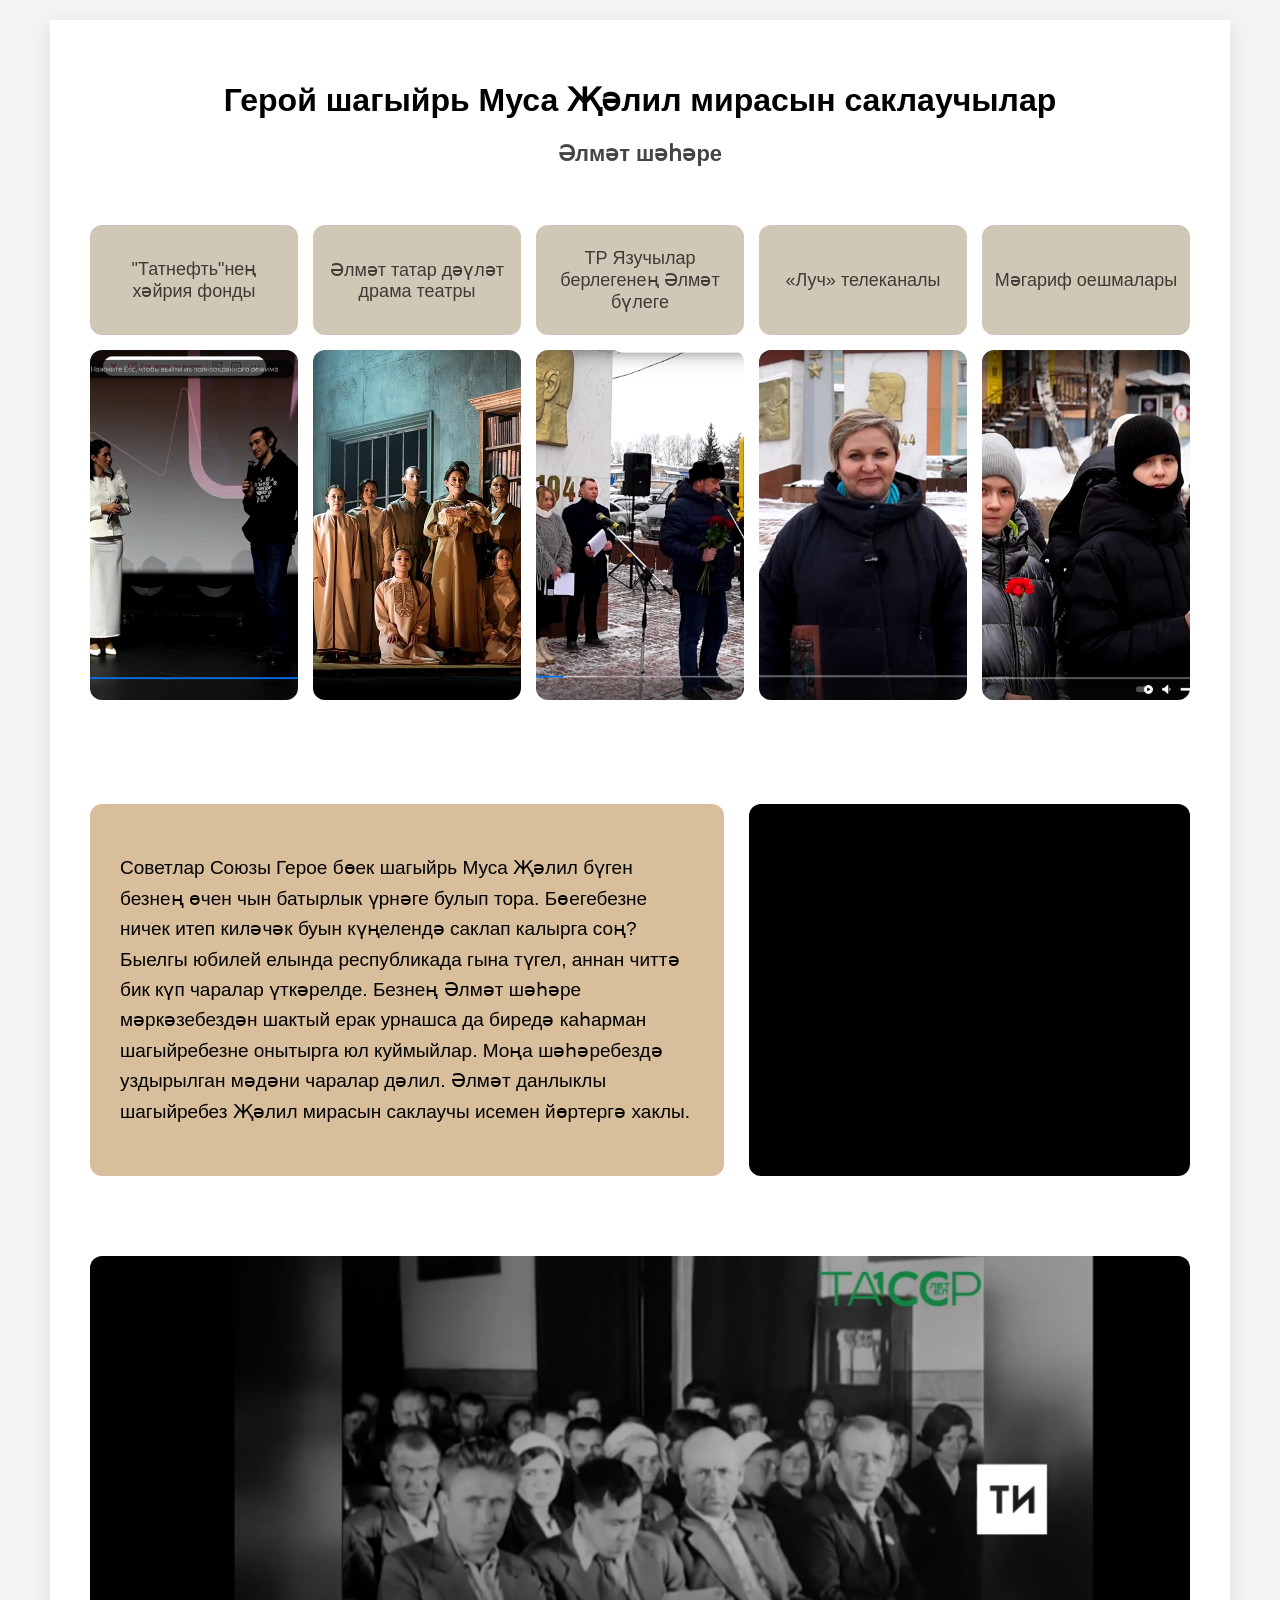
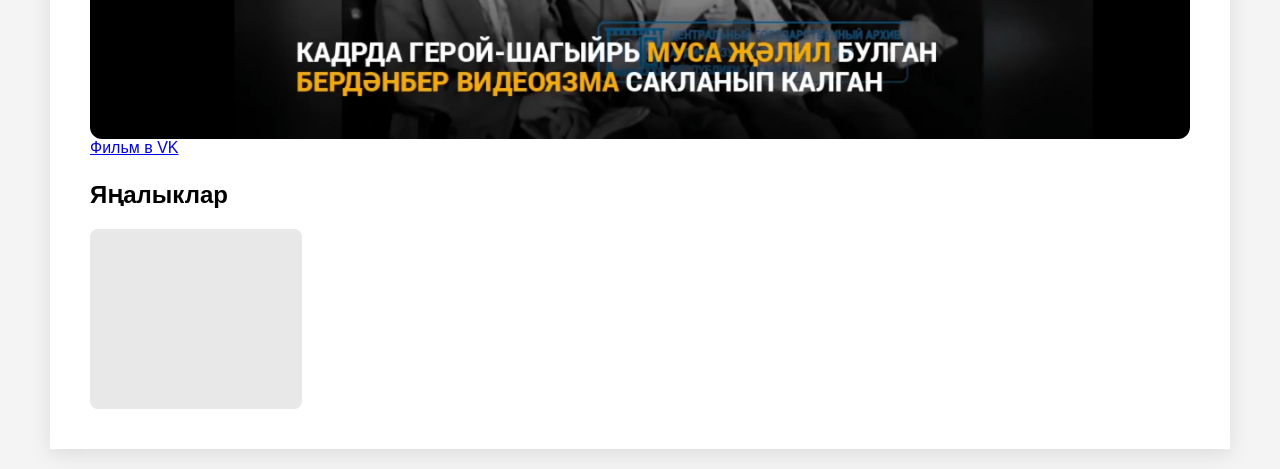
<file: Новая папка (2)/index.html>
<!DOCTYPE html>
<html lang="tt">
<head>
    <meta charset="UTF-8">
    <meta name="viewport" content="width=device-width, initial-scale=1.0">
    <title>Муса Җәлил мирасын саклаучылар</title>
    <link rel="stylesheet" href="style/style.css">
</head>
<body>
    <div class="main-container">
        
        <header class="titulnik">
            <h1>Герой шагыйрь Муса Җәлил мирасын саклаучылар</h1>
            <p class="city">Әлмәт шәһәре</p>
        </header>

        <section class="partners-grid">
            <div class="partner-card">
                <a href="index2.html" class="card-link">
                    <p>"Татнефть"нең хәйрия фонды</p>
                    <img src="foto/1.png" alt="1" class="partner-img">
                </a>
            </div>
            <div class="partner-card">
                <a href="index3.html" class="card-link">
                    <p>Әлмәт татар дәүләт драма театры</p>
                    <img src="foto/2.jpg" alt="2" class="partner-img">
                </a>
            </div>
            <div class="partner-card">
                <a href="index4.html" class="card-link">
                    <p>ТР Язучылар берлегенең Әлмәт бүлеге</p>
                    <img src="foto/3.png" alt="3" class="partner-img">
                </a>
            </div>
            <div class="partner-card">
                <a href="index5.html" class="card-link">
                    <p>«Луч» телеканалы</p>
                    <img src="foto/4.png" alt="4" class="partner-img">
                </a>
            </div>
            <div class="partner-card">
                <p>Мәгариф оешмалары</p>
                <img src="foto/5.png" alt="5" class="partner-img">
            </div>
        </section>

        <section class="musa-info">
            <div class="text-content-box">
                <p>Советлар Союзы Герое бөек шагыйрь Муса Җәлил бүген безнең өчен чын батырлык үрнәге булып тора. Бөегебезне ничек итеп киләчәк буын күңелендә саклап калырга соң? Быелгы юбилей елында республикада гына түгел, аннан читтә бик күп чаралар үткәрелде. Безнең Әлмәт шәһәре мәркәзебездән шактый ерак урнашса да биредә каһарман шагыйребезне онытырга юл куймыйлар. Моңа шәһәребездә уздырылган мәдәни чаралар дәлил. Әлмәт данлыклы шагыйребез Җәлил мирасын саклаучы исемен йөртергә хаклы.</p>
            </div>
            <div class="musa-media">
                <video src="foto/video.mp4" autoplay muted loop playsinline width="100%"></video>
            </div>
        </section>

        <section class="bottom-photos-section">
            <div class="photo-pair-grid">
                <img class="ffoto" src="foto/22.jpg" alt="Фото 19" class="equal-img">
            </div>
            <div class="download-link">
                <a href="https://vk.com/wall-30044977_512065" target="_blank">Фильм в VK</a>
            </div>
        </section>

        <footer class="news-section">
            <h3>Яңалыклар</h3>
            <div class="news-grid">
                <a href="index6.html" class="news-item-link"><div class="news-item"></div></a>
            </div>
        </footer>

    </div>
</body>
</html>
</file>
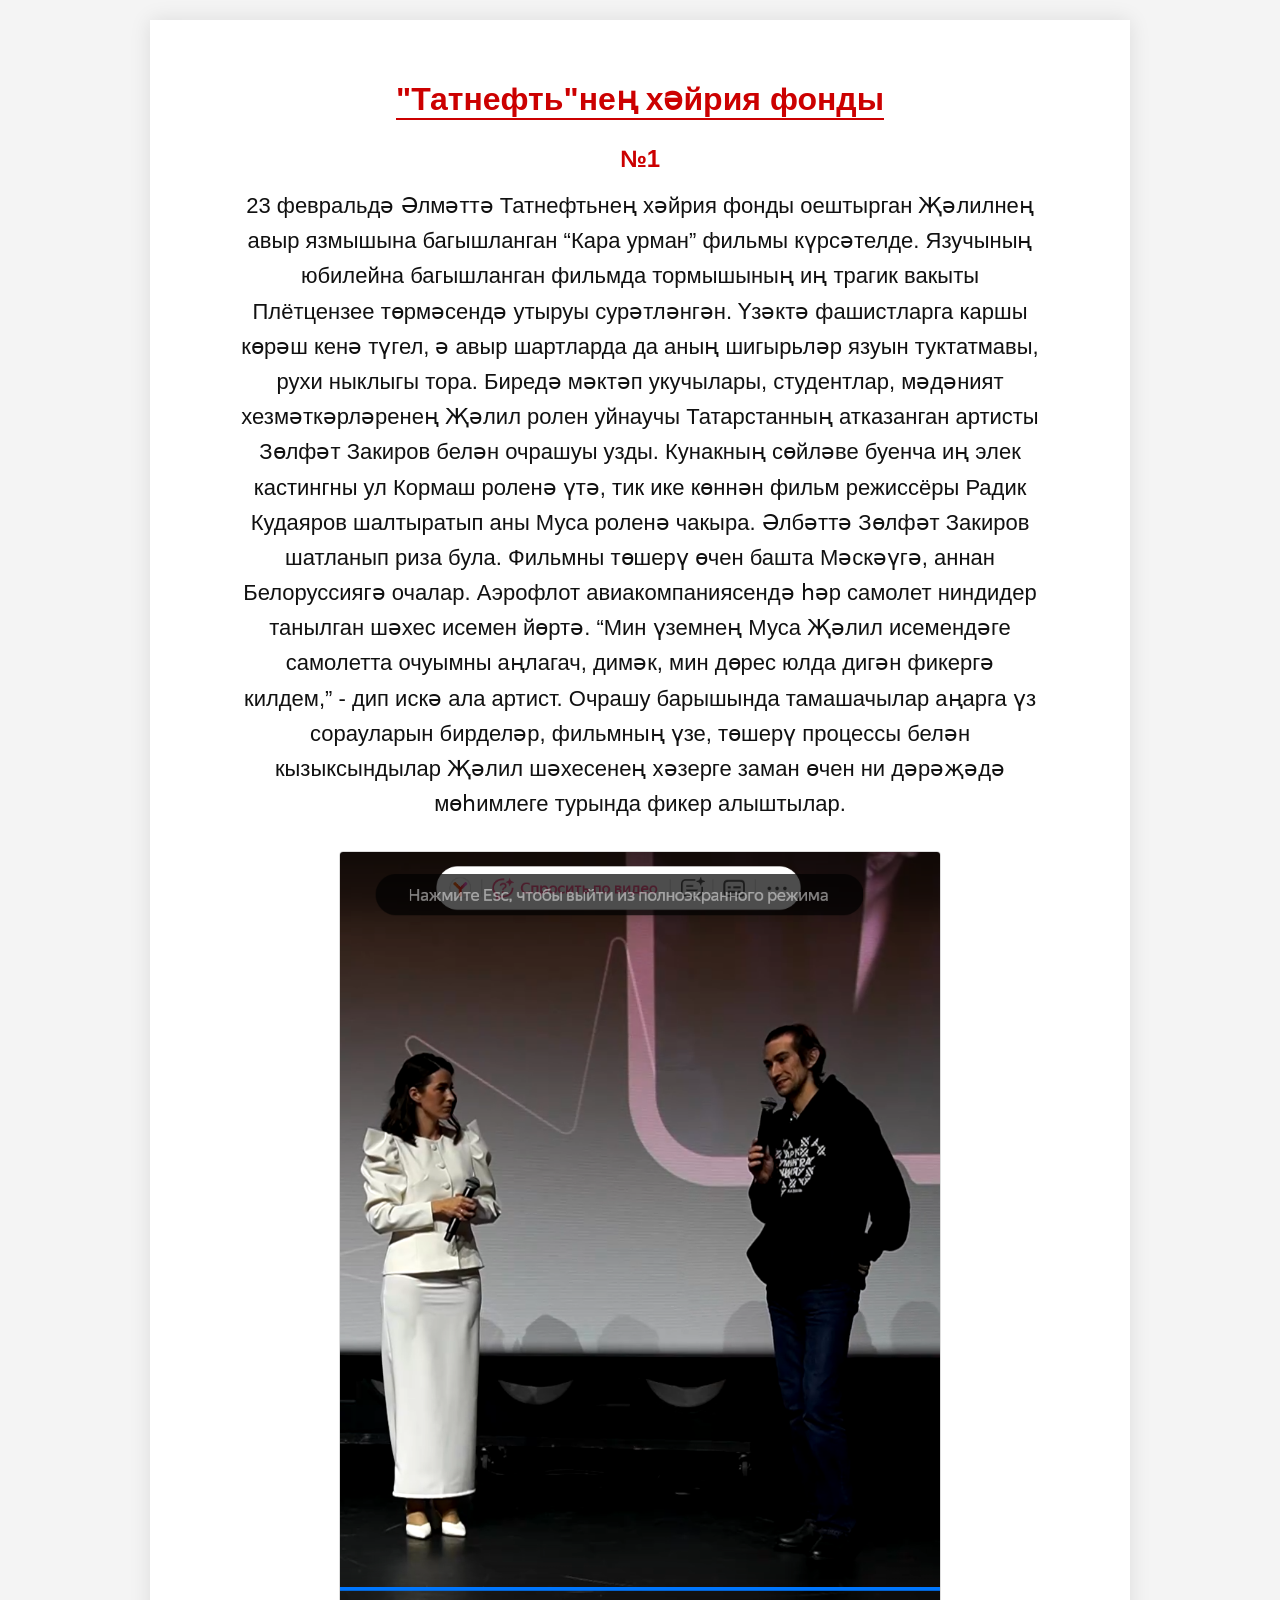
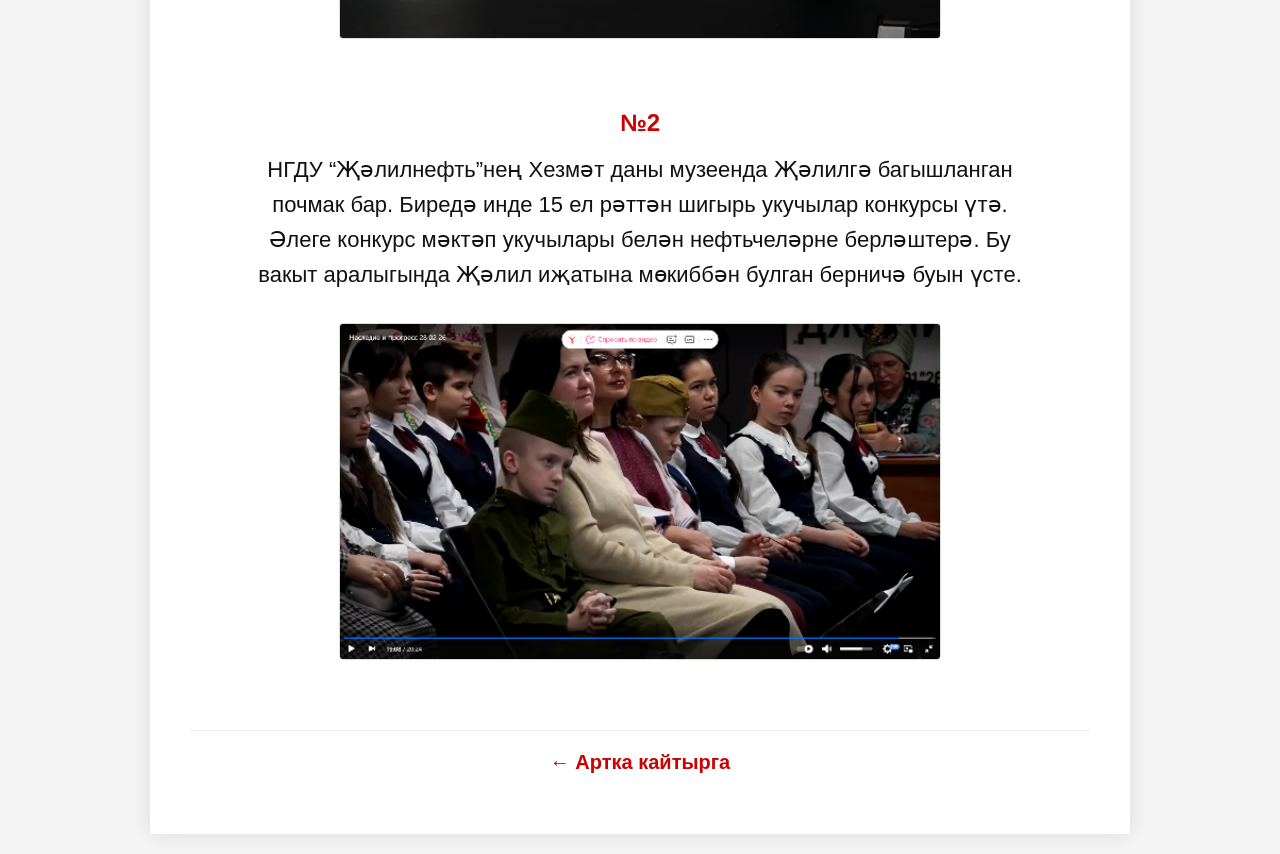
<file: Новая папка (2)/index2.html>
<!DOCTYPE html>
<html lang="tt">
<head>
    <meta charset="UTF-8">
    <meta name="viewport" content="width=device-width, initial-scale=1.0">
    <title>Татнефтьнең хәйрия фонды - index2</title>
    <link rel="stylesheet" href="style/style2.css">
</head>
<body>
    <div class="main-container">

        
        <article class="article-block">
            <h1 class="red-main-title">"Татнефть"нең хәйрия фонды</h1>
            <p class="red-number">№1</p>
            
            <div class="content-text">
                <p>
                    23 февральдә Әлмәттә Татнефтьнең хәйрия фонды оештырган Җәлилнең авыр язмышына багышланган “Кара урман” фильмы күрсәтелде. 
                    Язучының юбилейна багышланган фильмда тормышының иң трагик вакыты Плётцензее төрмәсендә утыруы сурәтләнгән. 
                    Үзәктә фашистларга каршы көрәш кенә түгел, ә авыр шартларда да аның шигырьләр язуын туктатмавы, рухи ныклыгы тора. 
                    Биредә мәктәп укучылары, студентлар, мәдәният хезмәткәрләренең Җәлил ролен уйнаучы Татарстанның атказанган артисты 
                    Зөлфәт Закиров белән очрашуы узды. Кунакның сөйләве буенча иң элек кастингны ул Кормаш роленә үтә, тик ике көннән 
                    фильм режиссёры Радик Кудаяров шалтыратып аны Муса роленә чакыра. Әлбәттә Зөлфәт Закиров шатланып риза була. 
                    Фильмны төшерү өчен башта Мәскәүгә, аннан Белоруссиягә очалар. Аэрофлот авиакомпаниясендә һәр самолет ниндидер 
                    танылган шәхес исемен йөртә. “Мин үземнең Муса Җәлил исемендәге самолетта очуымны аңлагач, димәк, мин дөрес юлда 
                    дигән фикергә килдем,” - дип искә ала артист. Очрашу барышында тамашачылар аңарга үз сорауларын бирделәр, 
                    фильмның үзе, төшерү процессы белән кызыксындылар Җәлил шәхесенең хәзерге заман өчен ни дәрәҗәдә мөһимлеге турында фикер алыштылар.
                </p>
            </div>

            <div class="image-wrapper">
                <img src="foto/1.png" alt="Картинка 1">
            </div>
        </article>

        
        <article class="article-block">
            <p class="red-number">№2</p>
            <div class="content-text">
                <p>
                    НГДУ “Җәлилнефть”нең Хезмәт даны музеенда Җәлилгә багышланган почмак бар. Биредә инде 15 ел рәттән шигырь укучылар конкурсы үтә. 
                    Әлеге конкурс мәктәп укучылары белән нефтьчеләрне берләштерә. Бу вакыт аралыгында Җәлил иҗатына мөкиббән булган берничә буын үсте.
                </p>
            </div>

            <div class="image-wrapper">
                <img src="foto/11.png" alt="Картинка 11">
            </div>
        </article>

        <footer class="navigation">
            <a href="index.html">← Артка кайтырга</a>
        </footer>

    </div>
</body>
</html>
</file>
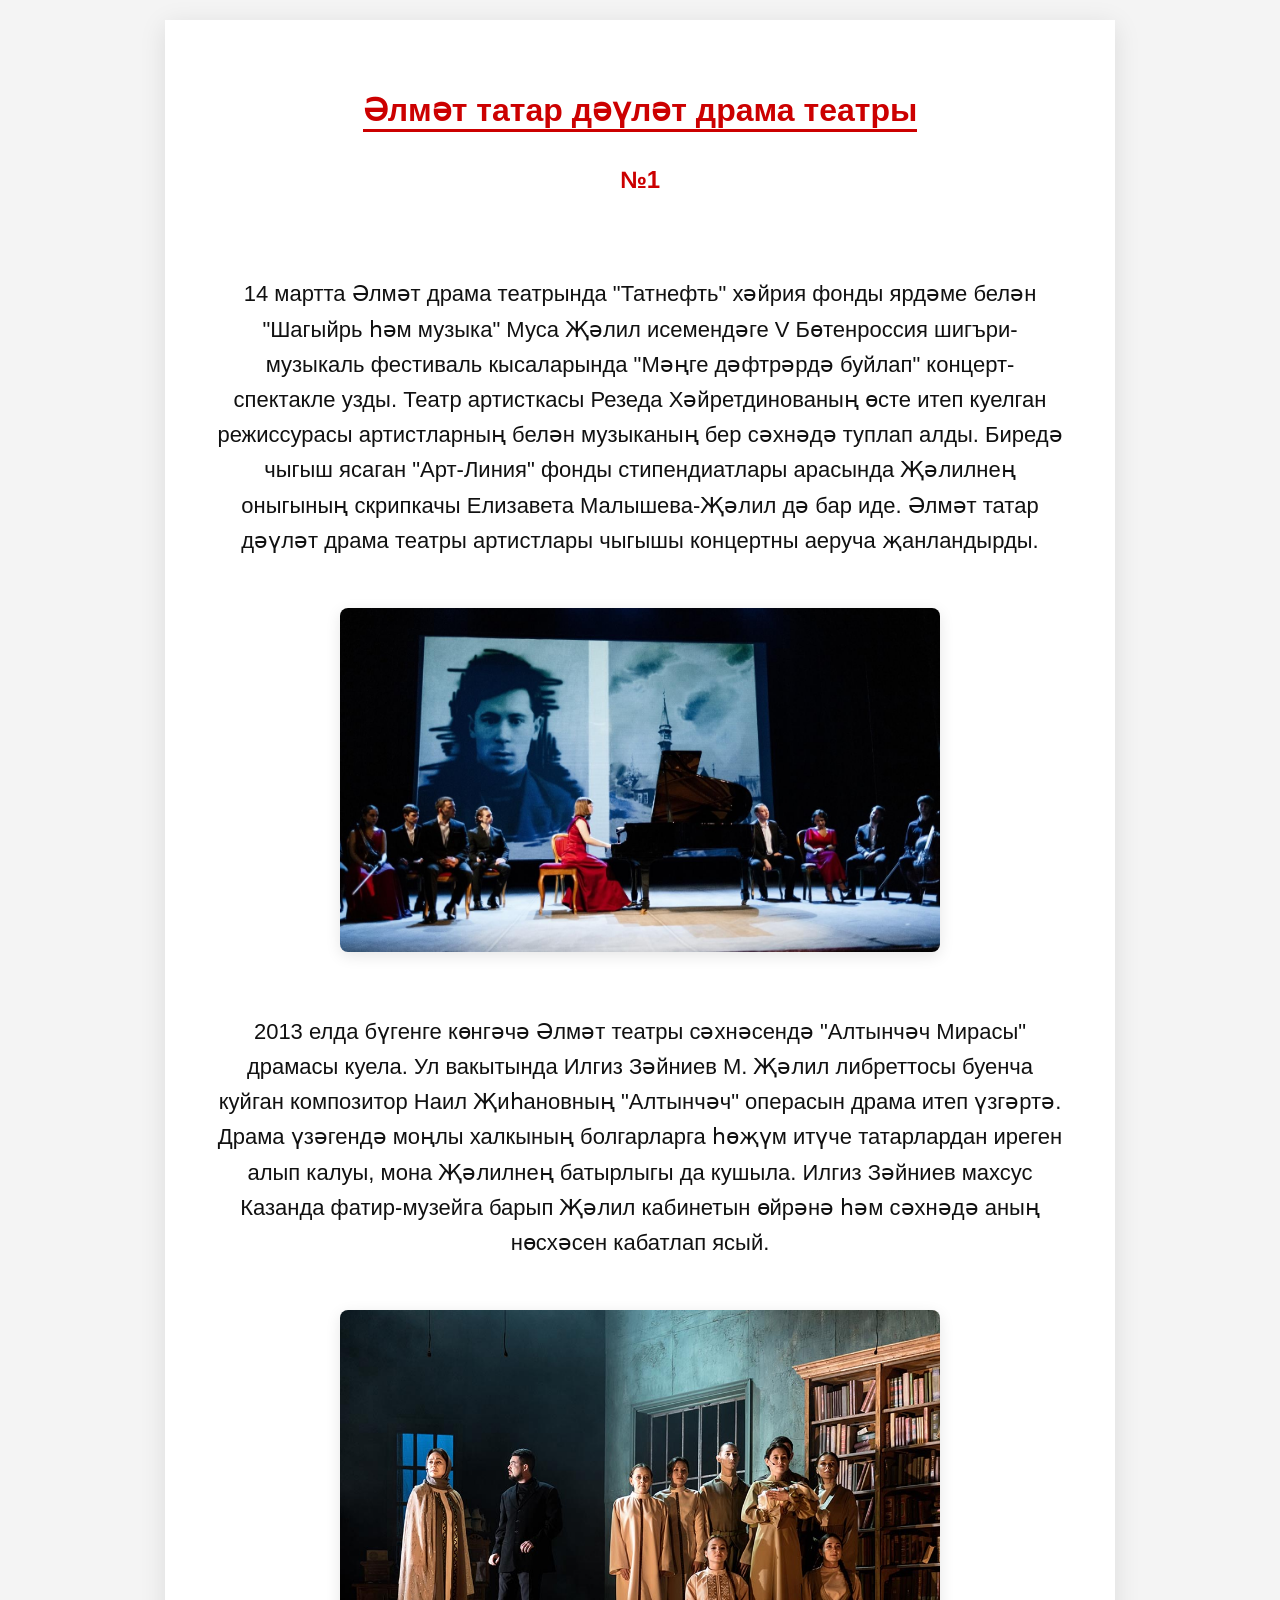
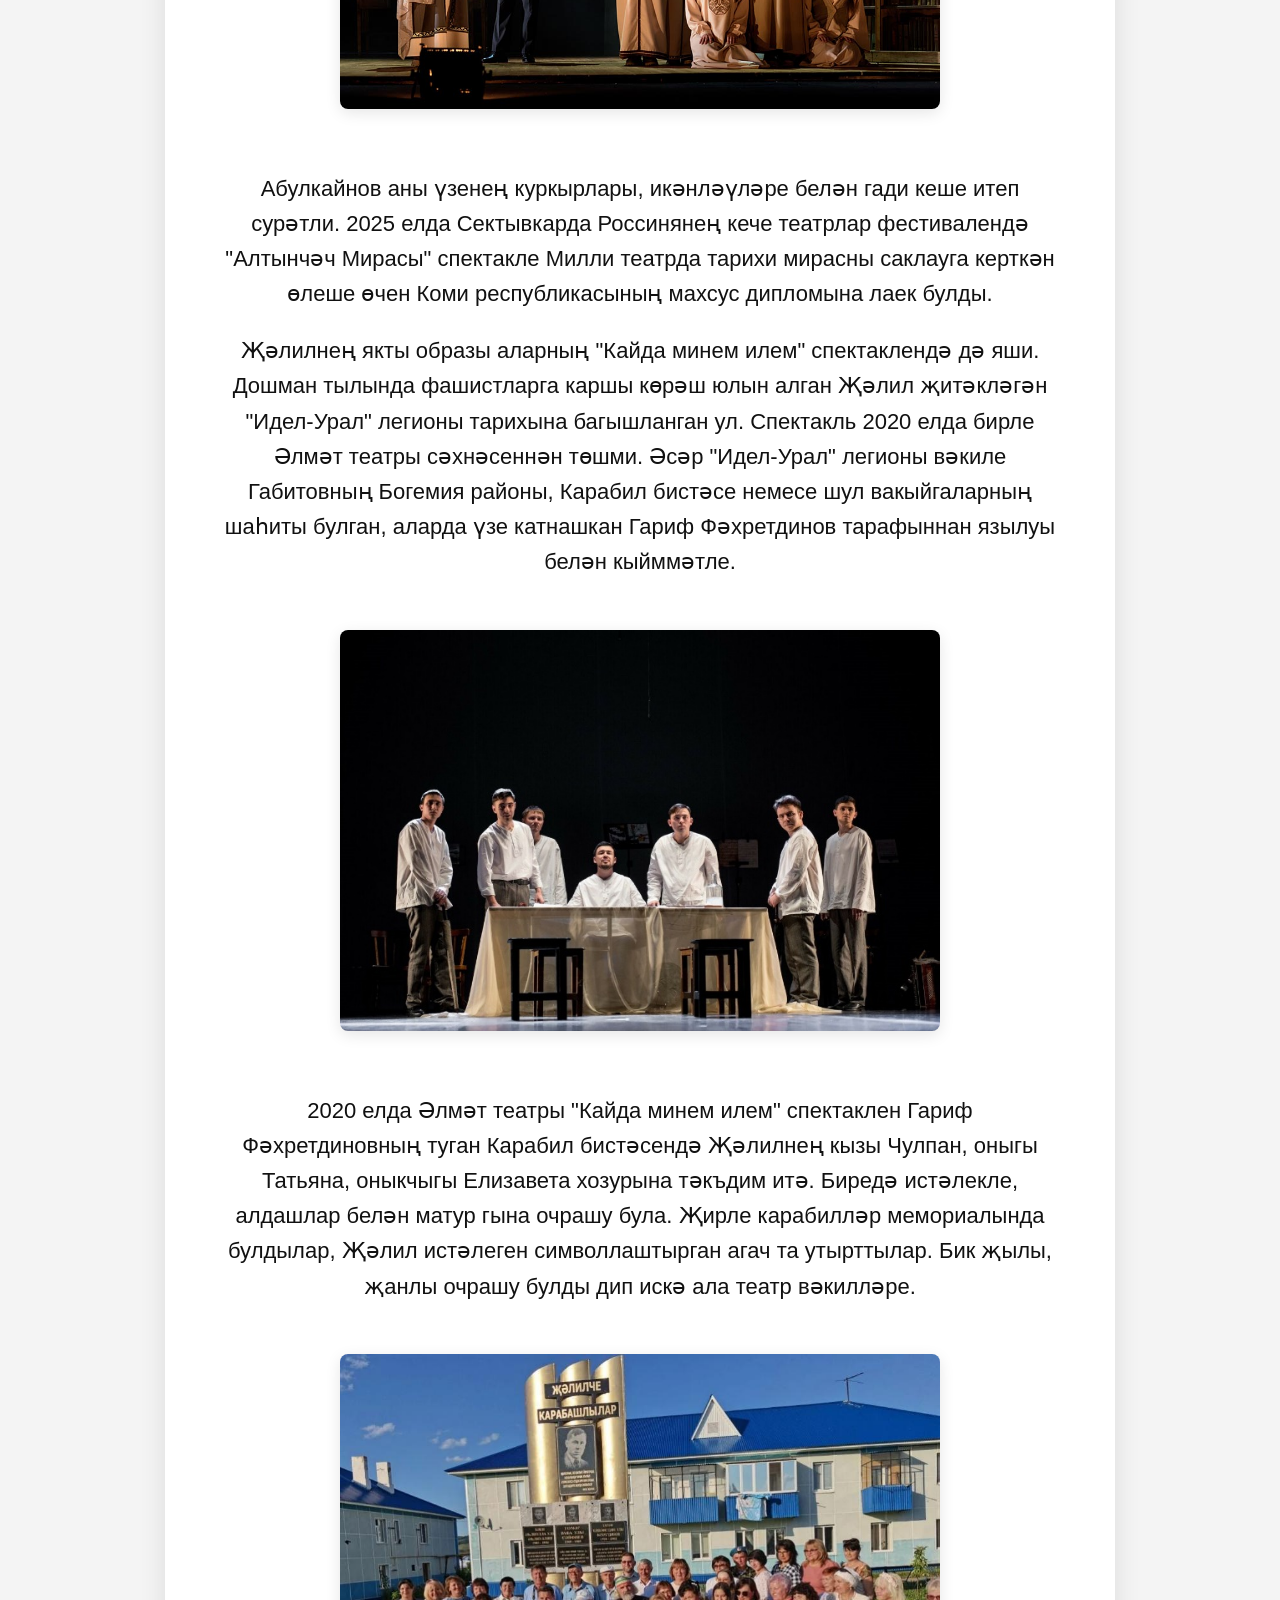
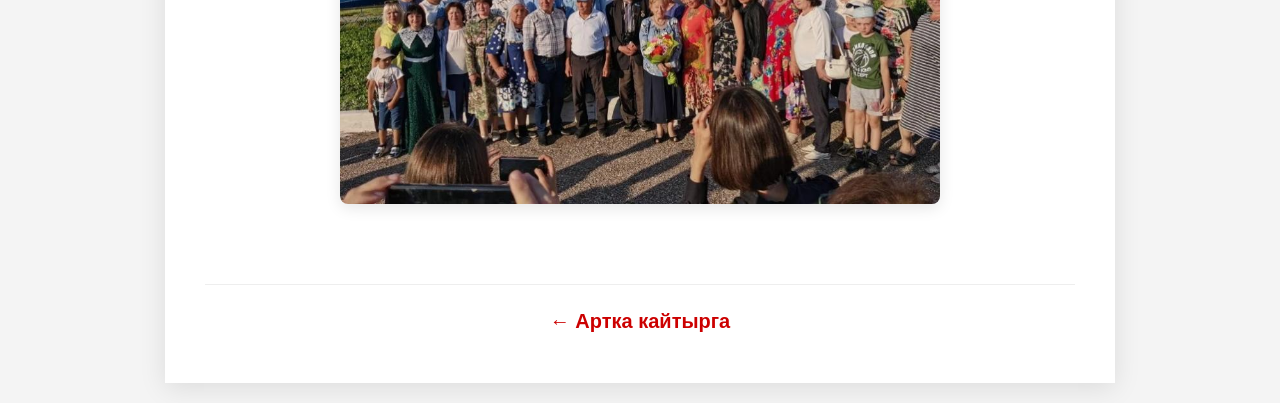
<file: Новая папка (2)/index3.html>
<!DOCTYPE html>
<html lang="tt">
<head>
    <meta charset="UTF-8">
    <meta name="viewport" content="width=device-width, initial-scale=1.0">
    <title>Әлмәт татар дәүләт драма театры - index3</title>
    <link rel="stylesheet" href="style/style3.css">
</head>
<body>
    <div class="main-container">

        <header class="article-header">
            <h1 class="red-title">Әлмәт татар дәүләт драма театры</h1>
            <p class="article-num">№1</p>
        </header>

        
        <article class="article-body">
            <p>
                14 мартта Әлмәт драма театрында "Татнефть" хәйрия фонды ярдәме белән "Шагыйрь һәм музыка" Муса Җәлил 
                исемендәге V Бөтенроссия шигъри-музыкаль фестиваль кысаларында "Мәңге дәфтрәрдә буйлап" концерт-спектакле узды. 
                Театр артисткасы Резеда Хәйретдинованың өсте итеп куелган режиссурасы артистларның белән музыканың бер сәхнәдә 
                туплап алды. Биредә чыгыш ясаган "Арт-Линия" фонды стипендиатлары арасында Җәлилнең оныгының скрипкачы 
                Елизавета Малышева-Җәлил дә бар иде. Әлмәт татар дәүләт драма театры артистлары чыгышы концертны аеруча җанландырды.
            </p>
        </article>

        <div class="img-wrapper">
            <img src="foto/18.png" alt="18">
        </div>

        
        <article class="article-body">
            <p>
                2013 елда бүгенге көнгәчә Әлмәт театры сәхнәсендә "Алтынчәч Мирасы" драмасы куела. Ул вакытында Илгиз Зәйниев М. Җәлил 
                либреттосы буенча куйган композитор Наил Җиһановның "Алтынчәч" операсын драма итеп үзгәртә. Драма үзәгендә 
                моңлы халкының болгарларга һөҗүм итүче татарлардан иреген алып калуы, мона Җәлилнең батырлыгы да кушыла. 
                Илгиз Зәйниев махсус Казанда фатир-музейга барып Җәлил кабинетын өйрәнә һәм сәхнәдә аның нөсхәсен кабатлап ясый.
            </p>
        </article>

        <div class="img-wrapper">
            <img src="foto/19.png" alt="19">
        </div>

        
        <article class="article-body">
            <p>
                Абулкайнов аны үзенең куркырлары, икәнләүләре белән гади кеше итеп сурәтли. 2025 елда Сектывкарда Россинянең 
                кече театрлар фестивалендә "Алтынчәч Мирасы" спектакле Милли театрда тарихи мирасны саклауга керткән өлеше 
                өчен Коми республикасының махсус дипломына лаек булды.
            </p>
            <p>
                Җәлилнең якты образы аларның "Кайда минем илем" спектаклендә дә яши. Дошман тылында фашистларга каршы 
                көрәш юлын алган Җәлил җитәкләгән "Идел-Урал" легионы тарихына багышланган ул. Спектакль 2020 елда 
                бирле Әлмәт театры сәхнәсеннән төшми. Әсәр "Идел-Урал" легионы вәкиле Габитовның Богемия районы, 
                Карабил бистәсе немесе шул вакыйгаларның шаһиты булган, аларда үзе катнашкан Гариф Фәхретдинов тарафыннан 
                язылуы белән кыйммәтле.
            </p>
        </article>

        <div class="img-wrapper">
            <img src="foto/20.png" alt="20">
        </div>

        
        <article class="article-body">
            <p>
                2020 елда Әлмәт театры "Кайда минем илем" спектаклен Гариф Фәхретдиновның туган Карабил бистәсендә 
                Җәлилнең кызы Чулпан, оныгы Татьяна, оныкчыгы Елизавета хозурына тәкъдим итә. Биредә истәлекле, 
                алдашлар белән матур гына очрашу була. Җирле карабилләр мемориалында булдылар, Җәлил истәлеген 
                символлаштырган агач та утырттылар. Бик җылы, җанлы очрашу булды дип искә ала театр вәкилләре.
            </p>
        </article>

        <div class="img-wrapper">
            <img src="foto/21.png" alt="21">
        </div>

        <footer class="back-link">
            <a href="index.html">← Артка кайтырга</a>
        </footer>

    </div>
</body>
</html>
</file>
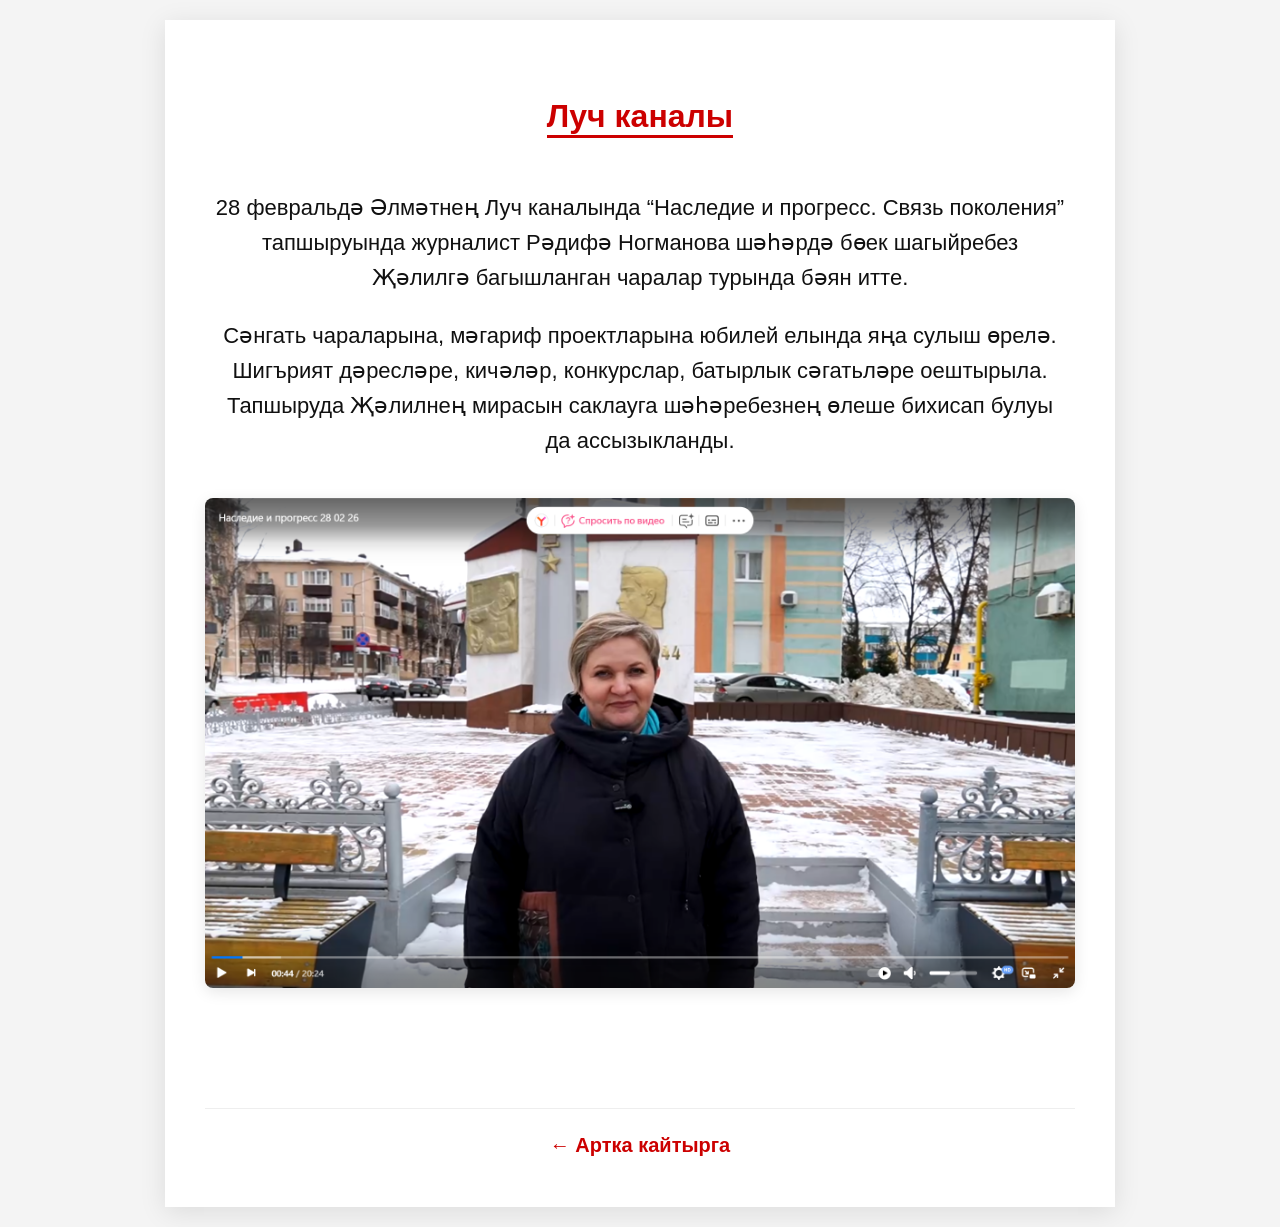
<file: Новая папка (2)/index5.html>
<!DOCTYPE html>
<html lang="tt">
<head>
    <meta charset="UTF-8">
    <meta name="viewport" content="width=device-width, initial-scale=1.0">
    <title>Луч каналы - index5</title>
    
    <link rel="stylesheet" href="style/style5.css">
</head>
<body>
    <div class="main-container">

        
        <article class="article-block">
            <h1 class="red-title">Луч каналы</h1>
            
            <div class="article-body">
                <p>
                    28 февральдә Әлмәтнең Луч каналында “Наследие и прогресс. Связь поколения” 
                    тапшыруында журналист Рәдифә Ногманова шәһәрдә бөек шагыйребез Җәлилгә 
                    багышланган чаралар турында бәян итте.
                </p>
                
                <p>
                    Сәнгать чараларына, мәгариф проектларына юбилей елында яңа сулыш өрелә. 
                    Шигърият дәресләре, кичәләр, конкурслар, батырлык сәгатьләре оештырыла. 
                    Тапшыруда Җәлилнең мирасын саклауга шәһәребезнең өлеше бихисап булуы да ассызыкланды.
                </p>
            </div>

            
            <div class="image-center-container">
                <img src="foto/14.png" alt="Луч каналы репортажы">
            </div>
        </article>

        
        <footer class="back-link">
            <a href="index.html">← Артка кайтырга</a>
        </footer>

    </div>
</body>
</html>
</file>
<file: Новая папка (2)/style/style.css>
body {
    font-family: 'Segoe UI', Arial, sans-serif;
    background-color: #f4f4f4;
    margin: 0;
    padding: 20px;
}

.main-container {
    max-width: 1100px;
    margin: 0 auto;
    background-color: white;
    padding: 40px;
    box-shadow: 0 5px 20px rgba(0,0,0,0.1);
}

.titulnik { text-align: center; margin-bottom: 40px; }
.city { font-weight: bold; font-size: 22px; color: #444; }

.partners-grid {
    display: grid;
    grid-template-columns: repeat(5, 1fr);
    gap: 15px;
    margin-bottom: 100px;
}

.card-link { text-decoration: none; color: inherit; display: block; }

.partner-card p {
    font-size: 18px; 
    background-color: #d1c7b7;
    color: #3e3a34;
    padding: 15px 10px;
    border-radius: 12px;
    min-height: 80px;
    display: flex;
    align-items: center;
    justify-content: center;
    text-align: center;
    margin-bottom: 15px;
}

.partner-img {
    width: 100%;
    height: 350px;
    object-fit: cover;
    border-radius: 12px;
}
.ffoto {
    max-width: 100%;    
    height: auto;       
    display: block;     
    border-radius: 12px; 
    margin: 0 auto;     
}

.musa-info {
    display: flex;
    gap: 25px;
    margin-bottom: 80px;
    align-items: stretch;
}

.text-content-box {
    flex: 1.3;
    background-color: #d8be9b;
    padding: 30px;
    font-size: 19px;
    line-height: 1.6;
    border-radius: 12px;
    display: flex;
    flex-direction: column;
    justify-content: center;
}

.musa-media { flex: 1; }
.musa-media video {
    width: 100%;
    height: 100%;
    object-fit: cover;
    border-radius: 12px;
    background-color: #000;
}

.bottom-vk-section { margin-top: 40px; margin-bottom: 60px; }
.vk-wrapper {
    border-radius: 12px;
    overflow: hidden;
    background-color: #000;
}


.news-section h3 { font-size: 24px; margin-bottom: 20px; }
.news-grid {
    display: grid;
    grid-template-columns: repeat(5, 1fr);
    gap: 10px;
}
.news-item {
    background-color: #e8e8e8;
    height: 180px;
    border-radius: 8px;
}

@media (max-width: 900px) {
    .partners-grid, .news-grid { grid-template-columns: repeat(2, 1fr); }
    .musa-info { flex-direction: column; }
}
</file>
<file: Новая папка (2)/style/style2.css>
body {
    font-family: 'Segoe UI', Arial, sans-serif;
    background-color: #f4f4f4;
    margin: 0;
    padding: 20px;
}

.main-container {
    max-width: 900px;
    margin: 0 auto;
    background-color: white;
    padding: 60px 40px;
    box-shadow: 0 0 20px rgba(0,0,0,0.1);
    text-align: center; 
}

.article-block {
    margin-bottom: 70px;
}

/* Главный красный заголовок */
.red-main-title {
    color: #cc0000;
    font-size: 32px;
    margin: 0 auto 10px auto;
    font-weight: bold;
    border-bottom: 2px solid #cc0000;
    display: inline-block; 
}


.red-number {
    color: #cc0000;
    font-size: 24px;
    font-weight: bold;
    margin: 15px 0;
}


.content-text {
    font-size: 22px;
    line-height: 1.6;
    color: #111;
    max-width: 800px; 
    margin: 0 auto 30px auto;
    text-align: center; 
}

.content-text p {
    margin: 0;
    text-indent: 0;
}


.image-wrapper {
    max-width: 600px;
    margin: 0 auto; 
    border: 1px solid #ddd;
    border-radius: 4px;
    overflow: hidden;
}

.image-wrapper img {
    width: 100%;
    height: auto;
    display: block;
}

/* Кнопка навигации */
.navigation {
    margin-top: 50px;
    padding-top: 20px;
    border-top: 1px solid #eee;
}

.navigation a {
    color: #cc0000;
    text-decoration: none;
    font-weight: bold;
    font-size: 20px;
}

.navigation a:hover {
    text-decoration: underline;
}


@media (max-width: 700px) {
    .main-container { padding: 30px 15px; }
    .content-text { font-size: 18px; }
    .red-main-title { font-size: 24px; }
}
</file>
<file: Новая папка (2)/style/style3.css>
* {
    box-sizing: border-box;
}

body {
    font-family: 'Segoe UI', Arial, sans-serif;
    background-color: #f4f4f4;
    margin: 0;
    padding: 20px;
    display: flex;
    justify-content: center;
}

.main-container {
    max-width: 950px;
    width: 100%;
    background-color: white;
    padding: 50px 40px;
    box-shadow: 0 5px 25px rgba(0,0,0,0.1);
    display: flex;
    flex-direction: column;
    align-items: center;
    text-align: center;
}

.article-header {
    width: 100%;
    margin-bottom: 40px;
}

.red-title {
    color: #cc0000;
    font-size: 32px;
    font-weight: bold;
    border-bottom: 3px solid #cc0000;
    display: inline-block;
    margin-bottom: 10px;
}

.article-num {
    color: #cc0000;
    font-size: 24px;
    font-weight: bold;
    margin-bottom: 20px;
}


.article-body {
    font-size: 22px;
    line-height: 1.6;
    color: #111;
    width: 100%;
    max-width: 850px;
    margin-bottom: 30px;
}

.article-body p {
    margin-bottom: 20px;
}


.img-wrapper {
    width: 100%;
    display: flex;
    justify-content: center;
    margin-bottom: 40px;
}

.img-wrapper img {
    max-width: 600px; 
    width: 100%;     
    height: auto;
    display: block;
    border-radius: 8px;
    box-shadow: 0 4px 15px rgba(0,0,0,0.1);
}

.back-link {
    width: 100%;
    margin-top: 40px;
    padding-top: 25px;
    border-top: 1px solid #eee;
}

.back-link a {
    color: #cc0000;
    text-decoration: none;
    font-weight: bold;
    font-size: 20px;
}

.back-link a:hover {
    text-decoration: underline;
}


@media (max-width: 700px) {
    .main-container { padding: 25px 15px; }
    .article-body { font-size: 18px; }
    .red-title { font-size: 26px; }
}
</file>
<file: Новая папка (2)/style/style5.css>
* {
    box-sizing: border-box;
}

body {
    font-family: 'Segoe UI', Tahoma, Geneva, Verdana, sans-serif;
    background-color: #f4f4f4;
    margin: 0;
    padding: 20px;
    display: flex;
    justify-content: center;
}

.main-container {
    max-width: 950px;
    width: 100%;
    background-color: white;
    padding: 50px 40px;
    box-shadow: 0 5px 25px rgba(0,0,0,0.1);
    display: flex;
    flex-direction: column;
    align-items: center;
    text-align: center;
}

.article-block {
    width: 100%;
    margin-bottom: 40px;
}


.red-title {
    color: #cc0000;
    font-size: 32px;
    font-weight: bold;
    border-bottom: 3px solid #cc0000;
    display: inline-block;
    margin-bottom: 30px;
    line-height: 1.2;
}


.article-body {
    font-size: 22px;
    line-height: 1.6;
    color: #111;
    max-width: 850px;
    margin: 0 auto 40px auto;
}

.article-body p {
    margin-bottom: 20px;
}


.image-center-container {
    width: 100%;
    display: flex;
    justify-content: center;
    margin-bottom: 40px;
}

.image-center-container img {
    max-width: 100%; /* Картинка не выходит за границы блока */
    height: auto;
    display: block;
    border-radius: 8px;
    box-shadow: 0 4px 15px rgba(0,0,0,0.1);
}


.back-link {
    width: 100%;
    margin-top: 40px;
    padding-top: 25px;
    border-top: 1px solid #eee;
}

.back-link a {
    color: #cc0000;
    text-decoration: none;
    font-weight: bold;
    font-size: 20px;
}

.back-link a:hover {
    text-decoration: underline;
}


@media (max-width: 700px) {
    .main-container { padding: 25px 15px; }
    .article-body { font-size: 18px; }
    .red-title { font-size: 26px; }
}
</file>
